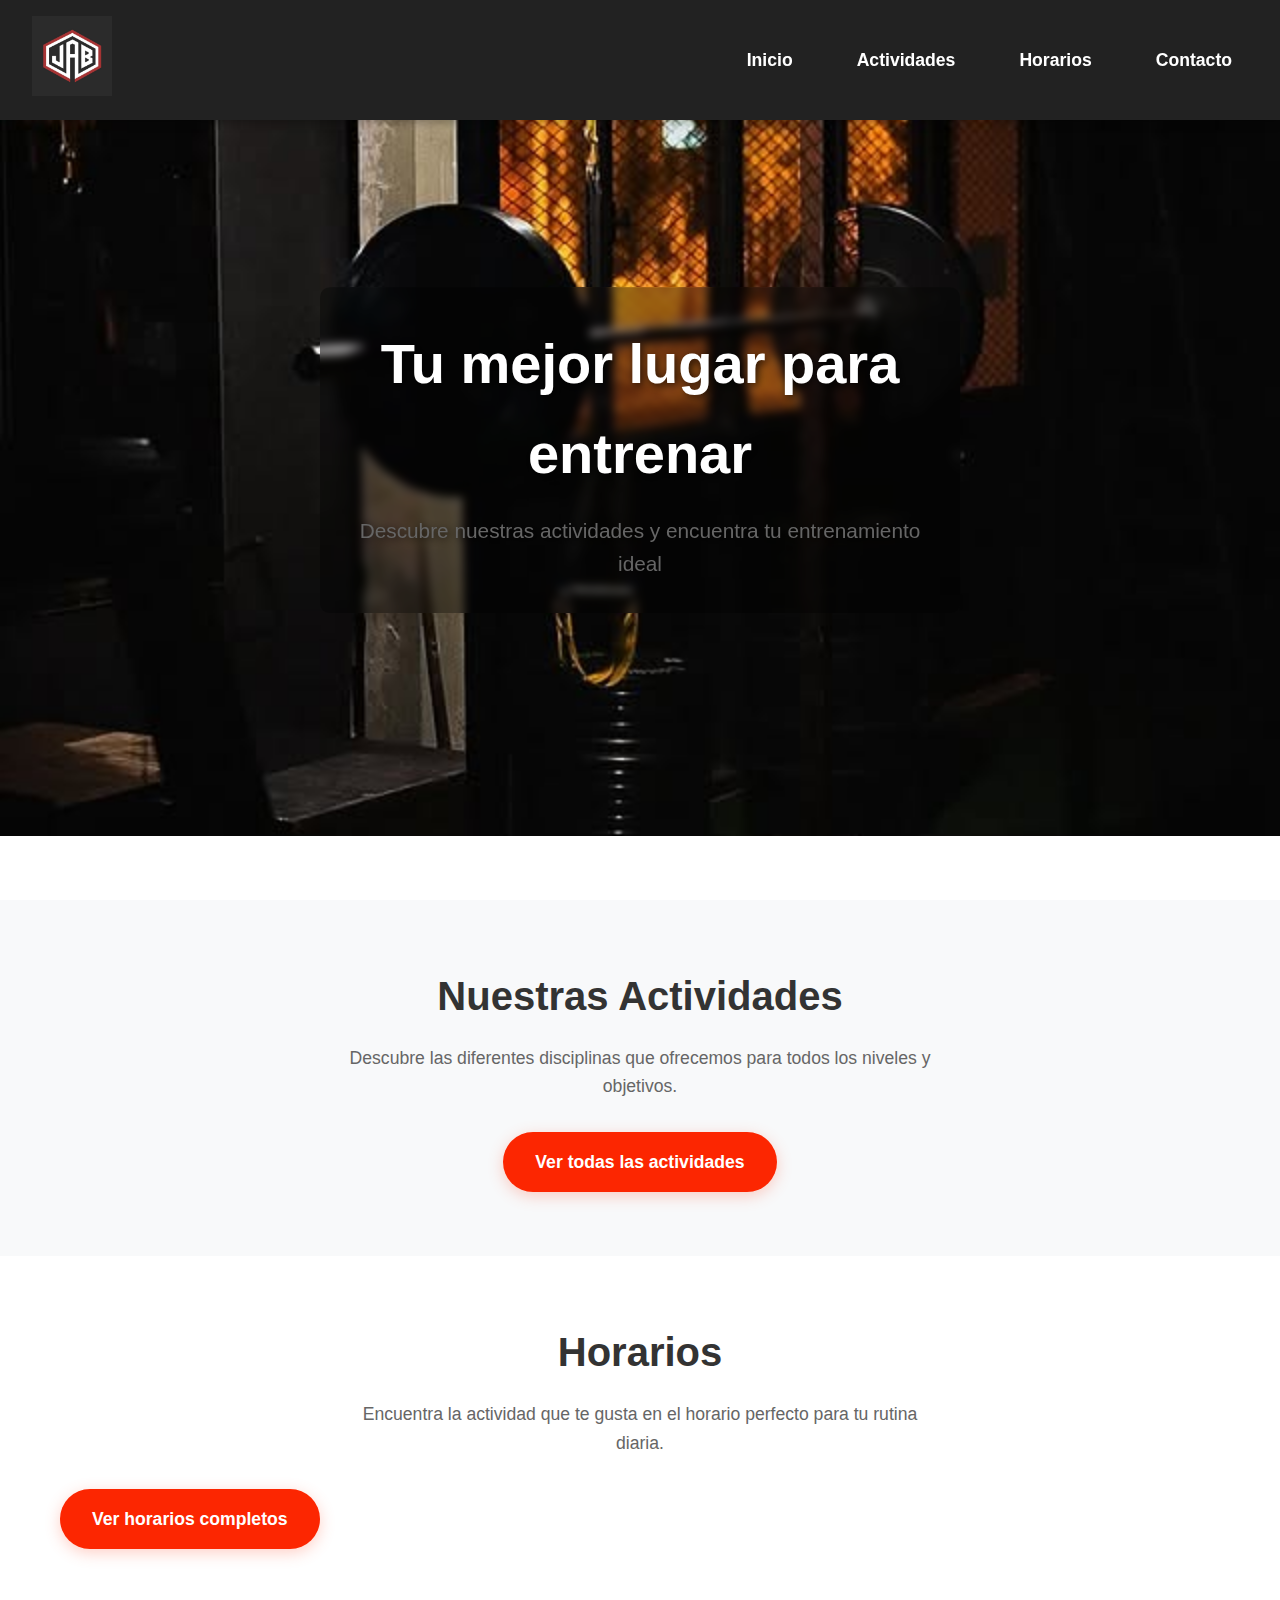
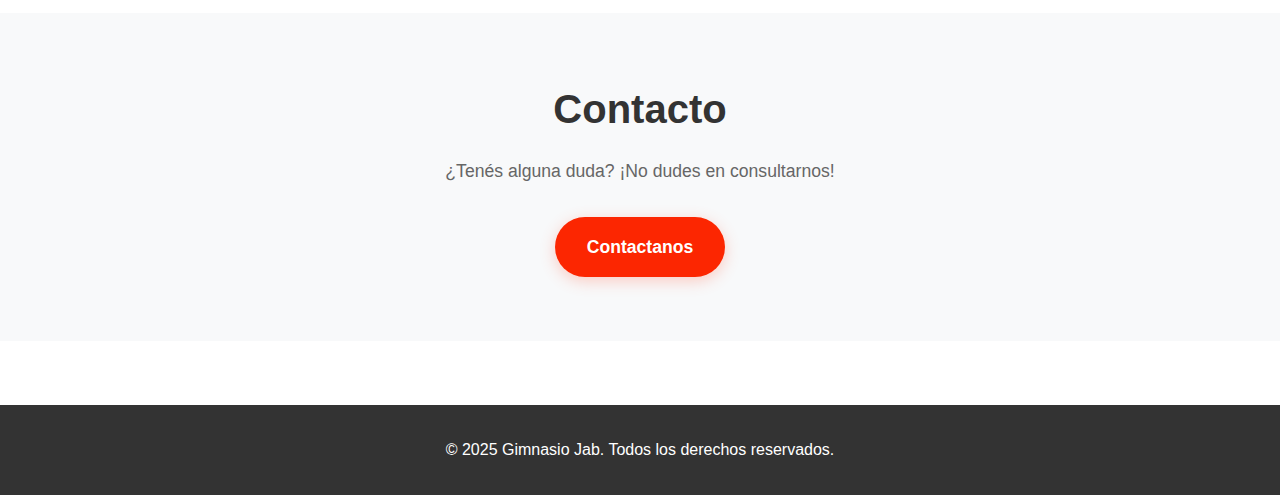
<file: index.html>
<!DOCTYPE html>
<html lang="es">
<head>
    <meta charset="UTF-8">
    <meta name="viewport" content="width=device-width, initial-scale=1.0">
    <title>Gimnasio Jab - Tu mejor lugar para entrenar</title>
    <link rel="stylesheet" href="style.css">
</head>
<body>

    <header>
        <nav class="navbar">
            <div class="logo">
                <a href="index.html">
                    <img src="material/logo-jab.jpg" alt="Logo Gimnasio Jab">
                </a>
            </div>
            <ul class="nav-links">
                <li><a href="index.html">Inicio</a></li>
                <li><a href="actividades.html">Actividades</a></li>
                <li><a href="horarios.html">Horarios</a></li>
                <li><a href="contacto.html">Contacto</a></li>
            </ul>
        </nav>
    </header>

    <main>
        <section id="inicio" class="carousel-container">
            <div class="carousel-inner">
                <div class="carousel-item active">
                    <img src="material/portada1.jpg" alt="Persona entrenando">
                </div>
                <div class="carousel-item">
                    <img src="material/portada2.jpg" alt="Grupo entrenando en el gimnasio">
                </div>
                <div class="carousel-item">
                    <img src="material/portada3.jpg" alt="Boxeador entrenando">
                </div>
                <div class="carousel-item">
                    <img src="material/portada4.jpg" alt="Entrenamiento funcional">
                </div>
            </div>
            <div class="carousel-caption">
                <h1>Tu mejor lugar para entrenar</h1>
                <p>Descubre nuestras actividades y encuentra tu entrenamiento ideal</p>
            </div>
        </section>

        <section id="actividades-brief">
            <div class="container">
                <h2>Nuestras Actividades</h2>
                <p>Descubre las diferentes disciplinas que ofrecemos para todos los niveles y objetivos.</p>
                <a href="actividades.html" class="btn-primary">Ver todas las actividades</a>
            </div>
        </section>

        <section id="horarios-brief">
            <div class="container">
                <h2>Horarios</h2>
                <p>Encuentra la actividad que te gusta en el horario perfecto para tu rutina diaria.</p>
                <a href="horarios.html" class="btn-primary">Ver horarios completos</a>
            </div>
        </section>

        <section id="contacto-brief">
            <div class="container">
                <h2>Contacto</h2>
                <p>¿Tenés alguna duda? ¡No dudes en consultarnos!</p>
                <a href="contacto.html" class="btn-primary">Contactanos</a>
            </div>
        </section>
    </main>

    <footer>
        <div class="container">
            <p>&copy; 2025 Gimnasio Jab. Todos los derechos reservados.</p>
        </div>
    </footer>

    <script src="script.js"></script>

</body>
</html>
</file>
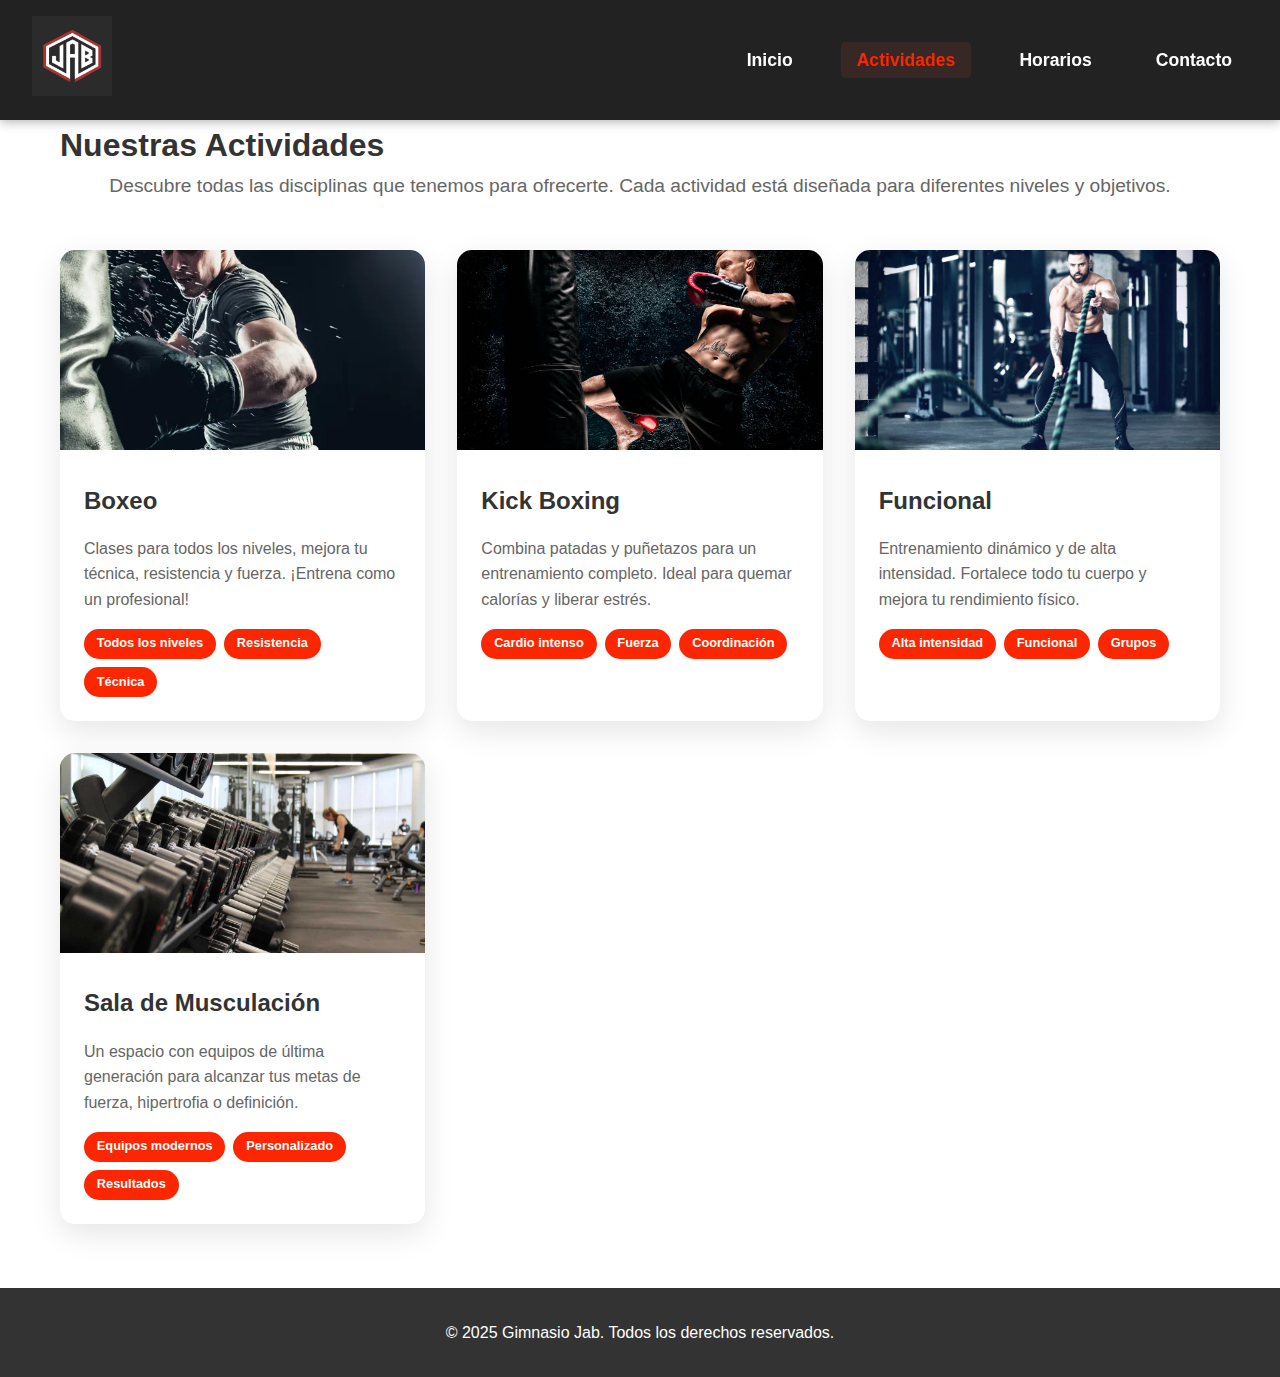
<file: actividades.html>
<!DOCTYPE html>
<html lang="es">
<head>
    <meta charset="UTF-8">
    <meta name="viewport" content="width=device-width, initial-scale=1.0">
    <title>Gimnasio Jab - Actividades</title>
    <link rel="stylesheet" href="style.css">
</head>
<body>

    <header>
        <nav class="navbar">
            <div class="logo">
                <a href="index.html">
                    <img src="material/logo-jab.jpg" alt="Logo Gimnasio Jab">
                </a>
            </div>
            <ul class="nav-links">
                <li><a href="index.html">Inicio</a></li>
                <li><a href="actividades.html" class="active">Actividades</a></li>
                <li><a href="horarios.html">Horarios</a></li>
                <li><a href="contacto.html">Contacto</a></li>
            </ul>
        </nav>
    </header>

    <main class="main-content">
        <div class="container">
            <h1>Nuestras Actividades</h1>
            <p class="intro-text">Descubre todas las disciplinas que tenemos para ofrecerte. Cada actividad está diseñada para diferentes niveles y objetivos.</p>
            
            <div class="actividades-container">
                <div class="actividad-card">
                    <img src="material/boxeo.jpg" alt="Imagen de Boxeo">
                    <div class="card-content">
                        <h2>Boxeo</h2>
                        <p>Clases para todos los niveles, mejora tu técnica, resistencia y fuerza. ¡Entrena como un profesional!</p>
                        <div class="card-features">
                            <span class="feature">Todos los niveles</span>
                            <span class="feature">Resistencia</span>
                            <span class="feature">Técnica</span>
                        </div>
                    </div>
                </div>
                
                <div class="actividad-card">
                    <img src="material/kickboxing.jpg" alt="Imagen de Kick Boxing">
                    <div class="card-content">
                        <h2>Kick Boxing</h2>
                        <p>Combina patadas y puñetazos para un entrenamiento completo. Ideal para quemar calorías y liberar estrés.</p>
                        <div class="card-features">
                            <span class="feature">Cardio intenso</span>
                            <span class="feature">Fuerza</span>
                            <span class="feature">Coordinación</span>
                        </div>
                    </div>
                </div>

                <div class="actividad-card">
                    <img src="material/funcional.jpeg" alt="Imagen de entrenamiento funcional">
                    <div class="card-content">
                        <h2>Funcional</h2>
                        <p>Entrenamiento dinámico y de alta intensidad. Fortalece todo tu cuerpo y mejora tu rendimiento físico.</p>
                        <div class="card-features">
                            <span class="feature">Alta intensidad</span>
                            <span class="feature">Funcional</span>
                            <span class="feature">Grupos</span>
                        </div>
                    </div>
                </div>

                <div class="actividad-card">
                    <img src="material/musculacion.jpg" alt="Imagen de sala de musculación">
                    <div class="card-content">
                        <h2>Sala de Musculación</h2>
                        <p>Un espacio con equipos de última generación para alcanzar tus metas de fuerza, hipertrofia o definición.</p>
                        <div class="card-features">
                            <span class="feature">Equipos modernos</span>
                            <span class="feature">Personalizado</span>
                            <span class="feature">Resultados</span>
                        </div>
                    </div>
                </div>
            </div>
        </div>
    </main>

    <footer>
        <div class="container">
            <p>&copy; 2025 Gimnasio Jab. Todos los derechos reservados.</p>
        </div>
    </footer>

</body>
</html>
</file>
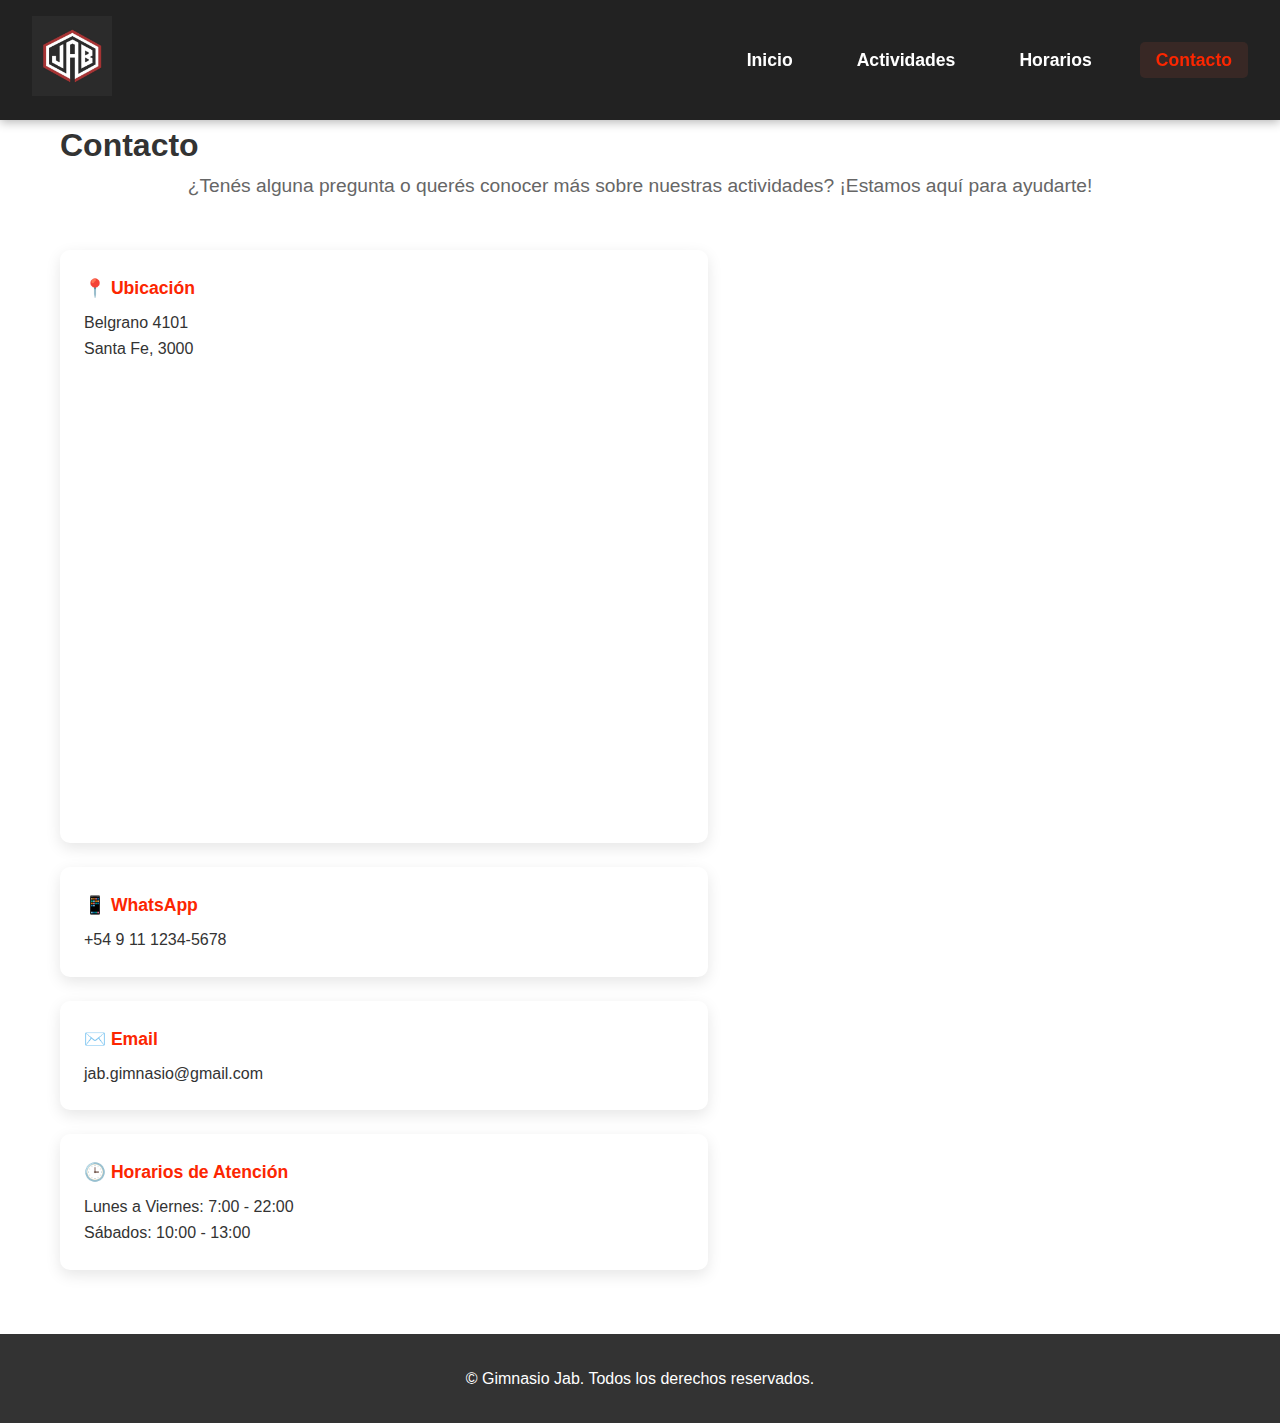
<file: contacto.html>
<!DOCTYPE html>
<html lang="es">
<head>
    <meta charset="UTF-8">
    <meta name="viewport" content="width=device-width, initial-scale=1.0">
    <title>Gimnasio Jab - Contacto</title>
    <link rel="stylesheet" href="style.css">
</head>
<body>

    <header>
        <nav class="navbar">
            <div class="logo">
                <a href="index.html">
                    <img src="material/logo-jab.jpg" alt="Logo Gimnasio Jab">
                </a>
            </div>
            <ul class="nav-links">
                <li><a href="index.html">Inicio</a></li>
                <li><a href="actividades.html">Actividades</a></li>
                <li><a href="horarios.html">Horarios</a></li>
                <li><a href="contacto.html" class="active">Contacto</a></li>
            </ul>
        </nav>
    </header>

    <main class="main-content">
        <div class="container">
            <h1>Contacto</h1>
            <p class="intro-text">¿Tenés alguna pregunta o querés conocer más sobre nuestras actividades? ¡Estamos aquí para ayudarte!</p>
            
            <div class="contacto-container">
                <div class="contacto-info">
                    <div class="info-card">
                        <h3>📍 Ubicación</h3>
                        <p>Belgrano 4101<br>Santa Fe, 3000</p>
                        <!-- Agregamos el mapa de Google aquí para que esté asociado a la ubicación -->
                        <iframe src="https://www.google.com/maps/embed?pb=!1m18!1m12!1m3!1d3397.1084170117765!2d-60.6971813!3d-31.630881799999997!2m3!1f0!2f0!3f0!3m2!1i1024!2i768!4f13.1!3m3!1m2!1s0x95b5a9352d123a59%3A0xe7f07f0ce3063162!2sGIMNASIO%20JAB%20TRAINING%20CENTER!5e0!3m2!1ses-419!2sar!4v1757362131677!5m2!1ses-419!2sar" width="600" height="450" style="border:0;" allowfullscreen="" loading="lazy" referrerpolicy="no-referrer-when-downgrade"></iframe>
                    </div>
                    
                    <div class="info-card">
                        <h3>📱 WhatsApp</h3>
                        <p>+54 9 11 1234-5678</p>
                    </div>
                    
                    <div class="info-card">
                        <h3>✉️ Email</h3>
                        <p>jab.gimnasio@gmail.com</p>
                    </div>
                    
                    <div class="info-card">
                        <h3>🕒 Horarios de Atención</h3>
                        <p>Lunes a Viernes: 7:00 - 22:00<br>
                        Sábados: 10:00 - 13:00<br>
                    </div>
                </div>

                </div>
            </div>
        </div>
    </main>

    <footer>
        <div class="container">
            <p>&copy; Gimnasio Jab. Todos los derechos reservados.</p>
        </div>
    </footer>

</body>
</html>
</file>
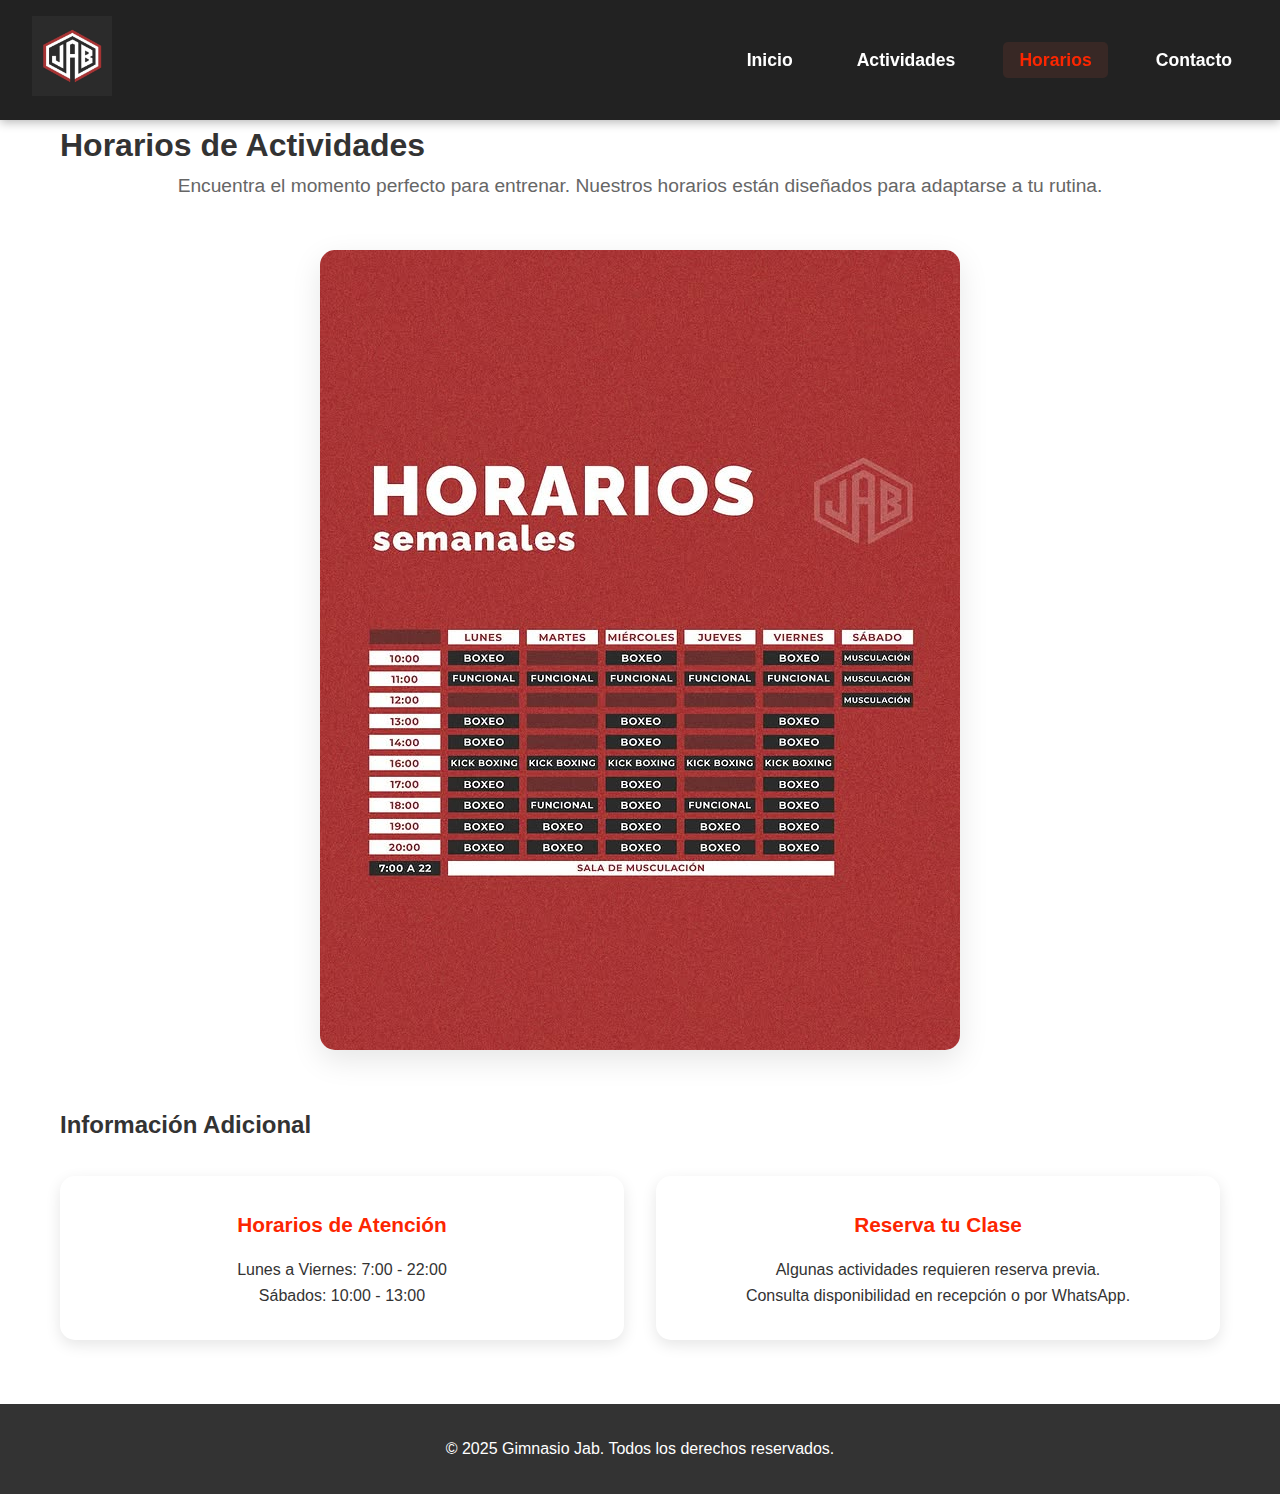
<file: horarios.html>
<!DOCTYPE html>
<html lang="es">
<head>
    <meta charset="UTF-8">
    <meta name="viewport" content="width=device-width, initial-scale=1.0">
    <title>Gimnasio Jab - Horarios</title>
    <link rel="stylesheet" href="style.css">
</head>
<body>

    <header>
        <nav class="navbar">
            <div class="logo">
                <a href="index.html">
                    <img src="material/logo-jab.jpg" alt="Logo Gimnasio Jab">
                </a>
            </div>
            <ul class="nav-links">
                <li><a href="index.html">Inicio</a></li>
                <li><a href="actividades.html">Actividades</a></li>
                <li><a href="horarios.html" class="active">Horarios</a></li>
                <li><a href="contacto.html">Contacto</a></li>
            </ul>
        </nav>
    </header>

    <main class="main-content">
        <div class="container">
            <h1>Horarios de Actividades</h1>
            <p class="intro-text">Encuentra el momento perfecto para entrenar. Nuestros horarios están diseñados para adaptarse a tu rutina.</p>
            
            <div class="horarios-container">
                <img src="material/horarios.jpg" alt="Horarios del gimnasio" class="horarios-img">
            </div>
            
            <div class="horarios-info">
                <h2>Información Adicional</h2>
                <div class="info-grid">
                    <div class="info-item">
                        <h3>Horarios de Atención</h3>
                        <p>Lunes a Viernes: 7:00 - 22:00</p>
                        <p>Sábados: 10:00 - 13:00</p>
                    </div>
                    <div class="info-item">
                        <h3>Reserva tu Clase</h3>
                        <p>Algunas actividades requieren reserva previa.</p>
                        <p>Consulta disponibilidad en recepción o por WhatsApp.</p>
                    </div>
                </div>
            </div>
        </div>
    </main>

    <footer>
        <div class="container">
            <p>&copy; 2025 Gimnasio Jab. Todos los derechos reservados.</p>
        </div>
    </footer>

</body>
</html>
</file>
<file: style.css>
#actividades-brief {
    background-color: #f8f9fa;
    text-align: center;
}

#contacto-brief {
    background-color: #f8f9fa;
    text-align: center;
}/* Reset y estilos generales */
* {
    margin: 0;
    padding: 0;
    box-sizing: border-box;
}

body {
    font-family: 'Arial', sans-serif;
    line-height: 1.6;
    color: #333;
}

.container {
    max-width: 1200px;
    margin: 0 auto;
    padding: 0 20px;
}

/* Navbar */
.navbar {
    display: flex;
    justify-content: space-between;
    align-items: center;
    padding: 1rem 2rem;
    background-color: #222;
    color: white;
    position: fixed;
    width: 100%;
    top: 0;
    z-index: 1000;
    box-shadow: 0 2px 10px rgba(0, 0, 0, 0.3);
}

.logo a {
    display: block;
}

.logo img {
    height: 80px; /* Logo más grande */
    width: auto;
    transition: transform 0.3s ease;
}

.logo img:hover {
    transform: scale(1.05);
}

.nav-links {
    list-style: none;
    display: flex;
    gap: 2rem;
    margin: 0;
}

.nav-links a {
    color: white;
    text-decoration: none;
    font-weight: bold;
    font-size: 1.1rem;
    transition: color 0.3s ease;
    padding: 0.5rem 1rem;
    border-radius: 5px;
}

.nav-links a:hover,
.nav-links a.active {
    color: #fc2601;
    background-color: rgba(255, 99, 71, 0.1);
}

/* Contenido principal */
.main-content {
    margin-top: 120px; /* Espacio para el navbar más grande */
}

/* Carrusel */
.carousel-container {
    position: relative;
    width: 100%;
    height: 100vh;
    overflow: hidden;
    margin-top: 0;
}

.carousel-inner {
    position: relative;
    width: 100%;
    height: 100%;
}

.carousel-item {
    position: absolute;
    width: 100%;
    height: 100%;
    opacity: 0;
    transition: opacity 1s ease-in-out;
}

.carousel-item.active {
    opacity: 1;
}

.carousel-item img {
    width: 100%;
    height: 100%;
    object-fit: cover;
}



/* Texto sobre el carrusel */
.carousel-caption {
    position: absolute;
    top: 50%;
    left: 50%;
    transform: translate(-50%, -50%);
    color: white;
    text-align: center;
    text-shadow: 2px 2px 8px rgba(0, 0, 0, 0.8);
    z-index: 10;
    background: rgba(0, 0, 0, 0.3);
    padding: 2rem;
    border-radius: 10px;
    backdrop-filter: blur(5px);
}

.carousel-caption h1 {
    font-size: 3.5rem;
    margin-bottom: 1rem;
    font-weight: bold;
}

.carousel-caption p {
    font-size: 1.3rem;
    margin-bottom: 0;
}

/* Secciones */
section {
    padding: 4rem 0;
}

#actividades-brief {
    background-color: #f8f9fa;
}

#contacto-brief {
    background-color: #f8f9fa;
}

section h2 {
    font-size: 2.5rem;
    margin-bottom: 1rem;
    color: #333;
    text-align: center;
}

section p {
    font-size: 1.1rem;
    text-align: center;
    margin-bottom: 2rem;
    color: #666;
    max-width: 600px;
    margin-left: auto;
    margin-right: auto;
}

.intro-text {
    font-size: 1.2rem;
    color: #666;
    text-align: center;
    margin-bottom: 3rem;
}

/* Botones */
.btn-primary {
    display: inline-block;
    background-color: #fc2601;
    color: white;
    padding: 1rem 2rem;
    text-decoration: none;
    border-radius: 30px;
    font-weight: bold;
    font-size: 1.1rem;
    transition: all 0.3s ease;
    box-shadow: 0 4px 15px rgba(255, 99, 71, 0.3);
}

.btn-primary:hover {
    background-color: #fc2601;
    transform: translateY(-2px);
    box-shadow: 0 6px 20px rgba(255, 99, 71, 0.4);
}

/* Actividades */
.actividades-container {
    display: grid;
    grid-template-columns: repeat(auto-fit, minmax(280px, 1fr));
    gap: 2rem;
    max-width: 1200px;
    margin: 0 auto;
}

.actividad-card {
    background: white;
    border-radius: 15px;
    overflow: hidden;
    box-shadow: 0 10px 30px rgba(0, 0, 0, 0.1);
    transition: transform 0.3s ease, box-shadow 0.3s ease;
}

.actividad-card:hover {
    transform: translateY(-10px);
    box-shadow: 0 20px 40px rgba(0, 0, 0, 0.15);
}

.actividad-card img {
    width: 100%;
    height: 200px;
    object-fit: cover;
}

.card-content {
    padding: 1.5rem;
}

.card-content h2 {
    font-size: 1.5rem;
    color: #333;
    margin-bottom: 1rem;
    text-align: left;
}

.card-content p {
    color: #666;
    margin-bottom: 1rem;
    text-align: left;
}

.card-features {
    display: flex;
    flex-wrap: wrap;
    gap: 0.5rem;
}

.feature {
    background-color: #fc2601;
    color: white;
    padding: 0.3rem 0.8rem;
    border-radius: 20px;
    font-size: 0.8rem;
    font-weight: bold;
}

/* Horarios */
.horarios-container {
    text-align: center;
    margin-bottom: 3rem;
}

.horarios-img {
    max-width: 100%;
    height: auto;
    border-radius: 15px;
    box-shadow: 0 10px 30px rgba(0, 0, 0, 0.1);
}

.horarios-info {
    margin-top: 3rem;
}

.info-grid {
    display: grid;
    grid-template-columns: repeat(auto-fit, minmax(300px, 1fr));
    gap: 2rem;
    margin-top: 2rem;
}

.info-item {
    background: white;
    padding: 2rem;
    border-radius: 15px;
    box-shadow: 0 5px 15px rgba(0, 0, 0, 0.1);
    text-align: center;
}

.info-item h3 {
    color: #fc2601;
    margin-bottom: 1rem;
    font-size: 1.3rem;
}

/* Contacto */
.contacto-container {
    display: grid;
    grid-template-columns: 1fr 1fr;
    gap: 3rem;
    margin-top: 2rem;
}

.contacto-info {
    display: flex;
    flex-direction: column;
    gap: 1.5rem;
}

.info-card {
    background: white;
    padding: 1.5rem;
    border-radius: 10px;
    box-shadow: 0 5px 15px rgba(0, 0, 0, 0.1);
}

.info-card h3 {
    color: #fc2601;
    margin-bottom: 0.5rem;
    font-size: 1.1rem;
}

.contacto-form {
    background: white;
    padding: 2rem;
    border-radius: 15px;
    box-shadow: 0 10px 30px rgba(0, 0, 0, 0.1);
}

.contacto-form h2 {
    color: #333;
    margin-bottom: 1.5rem;
    text-align: left;
    font-size: 1.8rem;
}

.form-group {
    margin-bottom: 1.5rem;
}

.form-group label {
    display: block;
    margin-bottom: 0.5rem;
    font-weight: bold;
    color: #333;
}

.form-group input,
.form-group select,
.form-group textarea {
    width: 100%;
    padding: 0.8rem;
    border: 2px solid #ddd;
    border-radius: 8px;
    font-size: 1rem;
    transition: border-color 0.3s ease;
}

.form-group input:focus,
.form-group select:focus,
.form-group textarea:focus {
    outline: none;
    border-color: #9e0909;
}

/* Footer */
footer {
    background-color: #333;
    color: white;
    text-align: center;
    padding: 2rem 0;
    margin-top: 4rem;
}

/* Responsive */
@media (max-width: 768px) {
    .navbar {
        flex-direction: column;
        padding: 1rem;
    }
    
    .nav-links {
        margin-top: 1rem;
        gap: 1rem;
    }
    
    .main-content {
        margin-top: 140px;
    }
    
    .carousel-caption h1 {
        font-size: 2rem;
    }
    
    .carousel-caption p {
        font-size: 1rem;
    }
    
    .carousel-control {
        width: 40px;
        height: 40px;
        font-size: 1.2rem;
    }
    
    .contacto-container {
        grid-template-columns: 1fr;
        gap: 2rem;
    }
    
    .actividades-container {
        grid-template-columns: 1fr;
    }
    
    section {
        padding: 2rem 0;
    }
}

@media (max-width: 480px) {
    .navbar {
        padding: 0.5rem;
    }
    
    .logo img {
        height: 50px;
    }
    
    .nav-links {
        gap: 0.5rem;
    }
    
    .nav-links a {
        font-size: 0.9rem;
        padding: 0.3rem 0.5rem;
    }
    
    .main-content {
        margin-top: 120px;
    }
}
</file>
